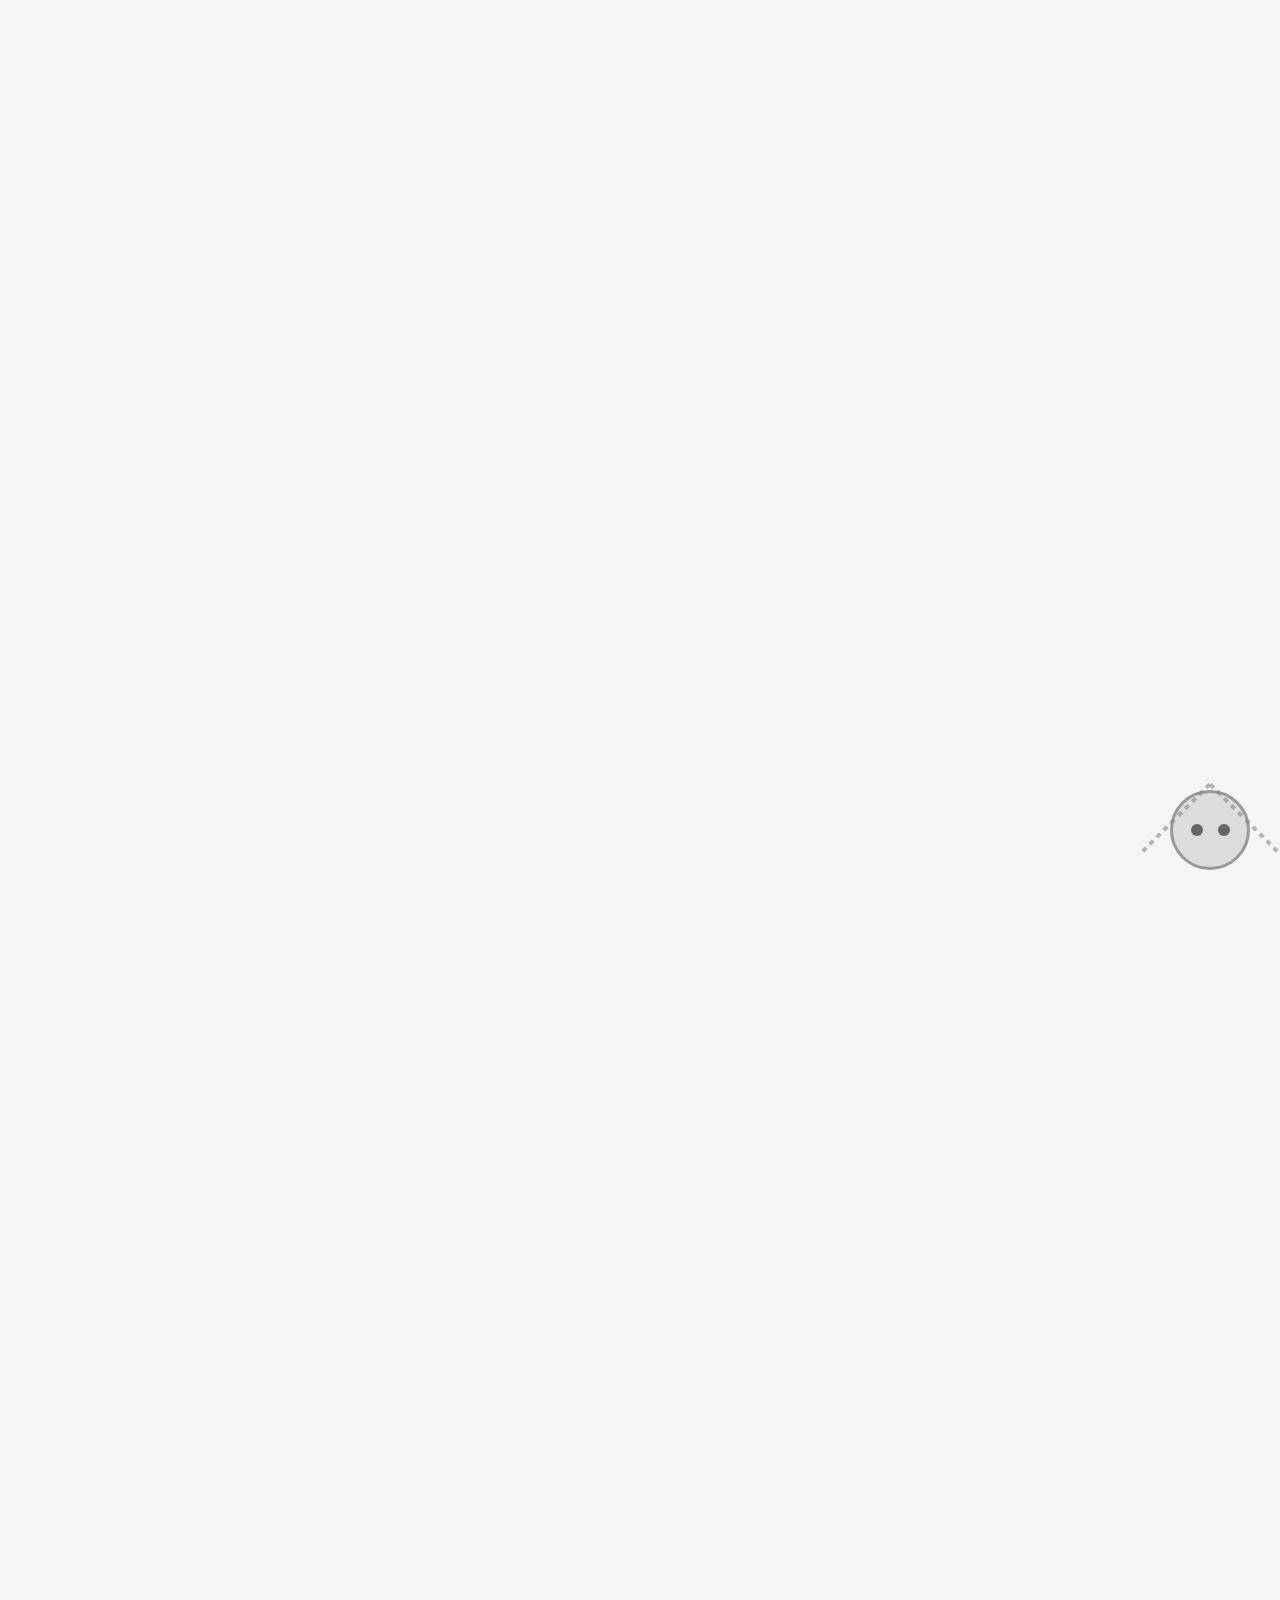
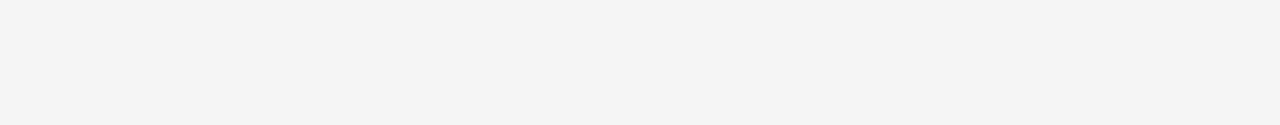
<file: index.html>
<!DOCTYPE html>
<html lang="pt">
<head>
    <meta charset="UTF-8">
    <meta name="viewport" content="width=device-width, initial-scale=1.0">
    <title>Portfolio Musical</title>
    <style>
        * {
            margin: 0;
            padding: 0;
            box-sizing: border-box;
        }

        body {
            font-family: 'Arial', sans-serif;
            transition: all 0.8s ease;
            overflow-x: hidden;
            min-height: 100vh;
        }

        /* ESTADO INICIAL - MINIMALISTA */
        body.locked {
            background: #f5f5f5;
            color: #999;
        }

        /* TEMA RAP - Street/Urban */
        body.theme-rap {
            background: linear-gradient(135deg, #000000 0%, #1a1a1a 50%, #ff0000 100%);
            color: #fff;
        }

        /* TEMA CLÁSSICO - Elegante */
        body.theme-classico {
            background: linear-gradient(135deg, #2c1810 0%, #6b4423 50%, #d4af37 100%);
            color: #f5f5dc;
        }

        /* TEMA LOFI - Chill/Relaxante */
        body.theme-lofi {
            background: linear-gradient(135deg, #ffeaa7 0%, #fab1a0 50%, #a29bfe 100%);
            color: #2d3436;
        }

        /* TEMA METAL - Agressivo */
        body.theme-metal {
            background: linear-gradient(135deg, #0f0f0f 0%, #4a0e0e 50%, #8b0000 100%);
            color: #fff;
        }

        /* CONTAINER */
        .container {
            max-width: 1400px;
            margin: 0 auto;
            padding: 20px;
        }

        /* HEADER COM TABS */
        header {
            display: flex;
            justify-content: space-between;
            align-items: center;
            padding: 20px 0;
            margin-bottom: 40px;
            flex-wrap: wrap;
            gap: 20px;
        }

        .logo-section {
            display: flex;
            gap: 15px;
            align-items: center;
        }

        .tab {
            padding: 12px 25px;
            background: rgba(255,255,255,0.1);
            border: 2px solid rgba(255,255,255,0.3);
            border-radius: 8px;
            cursor: pointer;
            transition: all 0.3s ease;
            font-weight: bold;
        }

        .tab.active {
            background: rgba(255,255,255,0.3);
        }

        .locked .tab {
            background: #e0e0e0;
            border-color: #ccc;
            color: #999;
        }

        .nav-menu {
            display: flex;
            gap: 15px;
            flex-wrap: wrap;
        }

        .nav-item {
            padding: 10px 20px;
            background: rgba(255,255,255,0.15);
            border-radius: 8px;
            cursor: pointer;
            transition: all 0.3s ease;
            font-size: 14px;
        }

        .nav-item:hover, .nav-item.active {
            background: rgba(255,255,255,0.3);
            transform: translateY(-2px);
        }

        .locked .nav-item {
            background: #e8e8e8;
            color: #aaa;
        }

        /* HERO SECTION */
        .hero-section {
            display: grid;
            grid-template-columns: 1fr 1fr;
            gap: 30px;
            margin-bottom: 40px;
        }

        .hero-image {
            background: rgba(255,255,255,0.1);
            border-radius: 15px;
            padding: 60px;
            display: flex;
            align-items: center;
            justify-content: center;
            font-size: 14px;
            text-align: center;
            min-height: 300px;
            border: 2px solid rgba(255,255,255,0.2);
        }

        .locked .hero-image {
            background: #e0e0e0;
            border-color: #ccc;
        }

        .hero-text {
            background: rgba(255,255,255,0.1);
            border-radius: 15px;
            padding: 40px;
            display: flex;
            flex-direction: column;
            justify-content: center;
            border: 2px solid rgba(255,255,255,0.2);
        }

        .locked .hero-text {
            background: #e0e0e0;
            border-color: #ccc;
        }

        .hero-text h2 {
            font-size: 24px;
            margin-bottom: 15px;
        }

        .hero-text p {
            line-height: 1.8;
            opacity: 0.9;
        }

        /* BARRA ANIMADA DE PROJETOS */
        .animated-bar {
            background: rgba(255,255,255,0.15);
            border-radius: 15px;
            padding: 30px;
            margin: 40px 0;
            text-align: center;
            border: 2px solid rgba(255,255,255,0.2);
            position: relative;
            overflow: hidden;
        }

        .locked .animated-bar {
            background: #e0e0e0;
            border-color: #ccc;
        }

        /* Animação RAP - Scratching */
        .theme-rap .animated-bar::before {
            content: '';
            position: absolute;
            top: 0;
            left: -100%;
            width: 50%;
            height: 100%;
            background: linear-gradient(90deg, transparent, rgba(255,0,0,0.6), transparent);
            animation: rapScratch 2s ease-in-out infinite;
            filter: blur(10px);
        }

        @keyframes rapScratch {
            0% { left: -50%; }
            50% { left: 100%; }
            51% { left: -50%; }
            100% { left: 100%; }
        }

        /* Animação CLÁSSICO - Onda suave */
        .theme-classico .animated-bar::before {
            content: '';
            position: absolute;
            top: 0;
            left: -100%;
            width: 100%;
            height: 100%;
            background: linear-gradient(90deg, transparent, rgba(212,175,55,0.4), transparent);
            animation: classicoWave 4s ease-in-out infinite;
        }

        @keyframes classicoWave {
            0% { left: -100%; }
            100% { left: 100%; }
        }

        /* Animação LOFI - Pulso relaxante */
        .theme-lofi .animated-bar {
            animation: lofiBreathe 3s ease-in-out infinite;
        }

        @keyframes lofiBreathe {
            0%, 100% { transform: scale(1); opacity: 1; }
            50% { transform: scale(1.02); opacity: 0.8; }
        }

        .theme-lofi .animated-bar::before {
            content: '';
            position: absolute;
            top: 0;
            left: 0;
            width: 100%;
            height: 100%;
            background: radial-gradient(circle at 50% 50%, rgba(162,155,254,0.3), transparent);
            animation: lofiPulse 2s ease-in-out infinite;
        }

        @keyframes lofiPulse {
            0%, 100% { transform: scale(0.8); opacity: 0; }
            50% { transform: scale(1.5); opacity: 0.5; }
        }

        /* Animação METAL - Distorção agressiva */
        .theme-metal .animated-bar::before {
            content: '';
            position: absolute;
            top: 0;
            left: -100%;
            width: 100%;
            height: 100%;
            background: linear-gradient(90deg, transparent, rgba(255,0,0,0.7), rgba(255,255,255,0.5), transparent);
            animation: metalDistortion 1.5s linear infinite;
            filter: blur(5px);
        }

        .theme-metal .animated-bar::after {
            content: '';
            position: absolute;
            top: 0;
            left: 0;
            width: 100%;
            height: 100%;
            background: repeating-linear-gradient(
                0deg,
                transparent,
                transparent 2px,
                rgba(255,0,0,0.1) 2px,
                rgba(255,0,0,0.1) 4px
            );
            animation: metalScan 0.1s linear infinite;
        }

        @keyframes metalDistortion {
            0% { left: -100%; }
            100% { left: 100%; }
        }

        @keyframes metalScan {
            0% { transform: translateY(0); }
            100% { transform: translateY(4px); }
        }

        .bar-content {
            position: relative;
            z-index: 1;
            font-size: 18px;
            font-weight: bold;
        }

        /* GALERIA DE FOTOS */
        .photo-gallery {
            margin: 40px 0;
        }

        .gallery-title {
            text-align: center;
            font-size: 24px;
            margin-bottom: 30px;
            font-weight: bold;
        }

        .photo-slider {
            position: relative;
            display: flex;
            align-items: center;
            justify-content: center;
            margin-bottom: 30px;
        }

        .photo-main {
            background: rgba(255,255,255,0.1);
            border-radius: 15px;
            width: 500px;
            height: 350px;
            display: flex;
            align-items: center;
            justify-content: center;
            font-size: 16px;
            border: 2px solid rgba(255,255,255,0.2);
            position: relative;
        }

        .locked .photo-main {
            background: #e0e0e0;
            border-color: #ccc;
        }

        .slider-arrow {
            position: absolute;
            width: 40px;
            height: 40px;
            background: rgba(255,255,255,0.2);
            border-radius: 50%;
            display: flex;
            align-items: center;
            justify-content: center;
            cursor: pointer;
            transition: all 0.3s ease;
            font-size: 20px;
        }

        .slider-arrow:hover {
            background: rgba(255,255,255,0.4);
            transform: scale(1.1);
        }

        .slider-arrow.left {
            left: 20px;
        }

        .slider-arrow.right {
            right: 20px;
        }

        .photo-thumbnails {
            display: flex;
            gap: 15px;
            justify-content: center;
            margin-bottom: 20px;
        }

        .thumbnail {
            width: 80px;
            height: 80px;
            background: rgba(255,255,255,0.1);
            border-radius: 10px;
            border: 2px solid rgba(255,255,255,0.2);
            cursor: pointer;
            transition: all 0.3s ease;
        }

        .thumbnail:hover, .thumbnail.active {
            border-color: rgba(255,255,255,0.6);
            transform: scale(1.05);
        }

        .locked .thumbnail {
            background: #d5d5d5;
            border-color: #ccc;
        }

        .view-gallery-btn {
            display: block;
            margin: 0 auto;
            padding: 12px 40px;
            background: rgba(255,255,255,0.2);
            border: 2px solid rgba(255,255,255,0.4);
            border-radius: 25px;
            color: inherit;
            cursor: pointer;
            transition: all 0.3s ease;
            font-size: 14px;
            font-weight: bold;
        }

        .view-gallery-btn:hover {
            background: rgba(255,255,255,0.3);
            transform: translateY(-2px);
        }

        .locked .view-gallery-btn {
            background: #d0d0d0;
            border-color: #bbb;
            color: #888;
        }

        /* PROJETOS GRID */
        .projects-section {
            margin: 50px 0;
        }

        .section-title {
            font-size: 20px;
            margin-bottom: 20px;
            font-weight: bold;
        }

        .projects-grid {
            display: grid;
            grid-template-columns: repeat(auto-fit, minmax(300px, 1fr));
            gap: 30px;
        }

        .project-card {
            background: rgba(255,255,255,0.1);
            border-radius: 15px;
            overflow: hidden;
            transition: all 0.3s ease;
            cursor: pointer;
            border: 2px solid rgba(255,255,255,0.2);
        }

        .project-card:hover {
            transform: translateY(-10px);
            box-shadow: 0 15px 40px rgba(0,0,0,0.3);
        }

        .locked .project-card {
            background: #e0e0e0;
            border-color: #ccc;
        }

        .project-header {
            padding: 20px;
            font-size: 14px;
            font-weight: bold;
            text-align: center;
            background: rgba(255,255,255,0.1);
        }

        .project-image {
            width: 100%;
            height: 200px;
            background: rgba(255,255,255,0.05);
            display: flex;
            align-items: center;
            justify-content: center;
        }

        /* FOOTER */
        footer {
            margin-top: 60px;
            padding: 30px 0;
            display: flex;
            justify-content: space-between;
            align-items: center;
            border-top: 2px solid rgba(255,255,255,0.2);
            flex-wrap: wrap;
            gap: 20px;
        }

        .locked footer {
            border-color: #ccc;
        }

        .footer-links {
            display: flex;
            gap: 20px;
        }

        .footer-link {
            padding: 10px 20px;
            background: rgba(255,255,255,0.1);
            border-radius: 8px;
            cursor: pointer;
            transition: all 0.3s ease;
            font-size: 14px;
        }

        .footer-link:hover {
            background: rgba(255,255,255,0.2);
        }

        /* BOT E MODAL */
        .bot-container {
            position: fixed;
            bottom: 30px;
            right: 30px;
            z-index: 1000;
        }

        .bot {
            width: 80px;
            height: 80px;
            border-radius: 50%;
            display: flex;
            align-items: center;
            justify-content: center;
            cursor: pointer;
            transition: all 0.3s ease;
            position: relative;
            background: #ddd;
            border: 3px solid #999;
        }

        .locked .bot {
            animation: shake 2s infinite;
        }

        body:not(.locked) .bot {
            background: linear-gradient(135deg, #f093fb 0%, #f5576c 100%);
            border: 3px solid #fff;
            box-shadow: 0 10px 30px rgba(0,0,0,0.3);
        }

        .bot:hover {
            transform: scale(1.1);
        }

        .bot-face {
            display: flex;
            gap: 15px;
        }

        .eye {
            width: 12px;
            height: 12px;
            background: #666;
            border-radius: 50%;
        }

        .locked .eye {
            animation: blink 3s infinite;
        }

        body:not(.locked) .eye {
            background: #fff;
        }

        .chains {
            position: absolute;
            width: 120%;
            height: 120%;
            top: -10%;
            left: -10%;
            pointer-events: none;
            transition: all 0.5s ease;
        }

        .chain {
            position: absolute;
            width: 4px;
            height: 100px;
            background: repeating-linear-gradient(0deg, #888 0px, #888 5px, transparent 5px, transparent 10px);
            opacity: 0.6;
        }

        body:not(.locked) .chains {
            opacity: 0;
            transform: scale(0);
        }

        .speech-bubble {
            position: absolute;
            bottom: 100px;
            right: 0;
            background: white;
            padding: 15px 20px;
            border-radius: 20px;
            box-shadow: 0 5px 15px rgba(0,0,0,0.2);
            max-width: 250px;
            opacity: 0;
            transform: translateY(20px);
            transition: all 0.5s ease;
        }

        .speech-bubble.show {
            opacity: 1;
            transform: translateY(0);
        }

        .speech-bubble p {
            color: #333;
            font-size: 14px;
            margin: 0;
        }

        .speech-bubble::after {
            content: '';
            position: absolute;
            bottom: -10px;
            right: 30px;
            border-left: 10px solid transparent;
            border-right: 10px solid transparent;
            border-top: 10px solid white;
        }

        .unlock-btn {
            background: linear-gradient(135deg, #667eea 0%, #764ba2 100%);
            color: white;
            border: none;
            padding: 10px 20px;
            border-radius: 25px;
            margin-top: 10px;
            cursor: pointer;
            font-size: 14px;
            font-weight: bold;
            width: 100%;
        }

        /* MODAL DE TEMAS */
        .theme-modal {
            position: fixed;
            top: 0;
            left: 0;
            width: 100%;
            height: 100%;
            background: rgba(0,0,0,0.9);
            display: none;
            align-items: center;
            justify-content: center;
            z-index: 2000;
            opacity: 0;
            transition: opacity 0.5s ease;
        }

        .theme-modal.show {
            display: flex;
            opacity: 1;
        }

        .theme-modal-content {
            background: #1a1a1a;
            padding: 50px;
            border-radius: 20px;
            max-width: 1000px;
            width: 90%;
            text-align: center;
            color: white;
        }

        .theme-modal-content h2 {
            margin-bottom: 15px;
            font-size: 36px;
            background: linear-gradient(135deg, #f093fb 0%, #f5576c 100%);
            -webkit-background-clip: text;
            -webkit-text-fill-color: transparent;
        }

        .theme-modal-content p {
            margin-bottom: 40px;
            font-size: 18px;
            opacity: 0.8;
        }

        .theme-options {
            display: grid;
            grid-template-columns: repeat(auto-fit, minmax(200px, 1fr));
            gap: 25px;
        }

        .theme-option {
            padding: 40px 20px;
            border-radius: 15px;
            cursor: pointer;
            transition: all 0.3s ease;
            border: 3px solid transparent;
            position: relative;
            overflow: hidden;
        }

        .theme-option:hover {
            transform: translateY(-10px) scale(1.05);
            box-shadow: 0 20px 50px rgba(0,0,0,0.5);
        }

        .theme-option.rap {
            background: linear-gradient(135deg, #000 0%, #ff0000 100%);
        }

        .theme-option.classico {
            background: linear-gradient(135deg, #6b4423 0%, #d4af37 100%);
        }

        .theme-option.lofi {
            background: linear-gradient(135deg, #ffeaa7 0%, #a29bfe 100%);
            color: #2d3436;
        }

        .theme-option.metal {
            background: linear-gradient(135deg, #0f0f0f 0%, #8b0000 100%);
            border: 3px solid #ff0000;
        }

        .theme-option-icon {
            font-size: 50px;
            margin-bottom: 15px;
        }

        .theme-option-title {
            font-size: 24px;
            font-weight: bold;
            margin-bottom: 10px;
        }

        .theme-option-desc {
            font-size: 14px;
            opacity: 0.8;
        }

        .theme-switcher {
            position: fixed;
            top: 20px;
            right: 20px;
            background: rgba(255,255,255,0.2);
            border: 2px solid rgba(255,255,255,0.5);
            padding: 10px 20px;
            border-radius: 25px;
            cursor: pointer;
            font-size: 14px;
            font-weight: bold;
            opacity: 0;
            transition: all 0.3s ease;
            z-index: 500;
            color: inherit;
        }

        body:not(.locked) .theme-switcher {
            opacity: 1;
        }

        .theme-switcher:hover {
            background: rgba(255,255,255,0.3);
            transform: scale(1.05);
        }

        /* BARRA DE SOM NO FUNDO */
        .sound-bar {
            position: fixed;
            bottom: 0;
            left: 0;
            width: 100%;
            height: 80px;
            background: rgba(0,0,0,0.9);
            backdrop-filter: blur(20px);
            z-index: 900;
            display: flex;
            align-items: center;
            justify-content: space-between;
            padding: 0 30px;
            border-top: 2px solid rgba(255,255,255,0.1);
            opacity: 0;
            transform: translateY(100%);
            transition: all 0.5s ease;
        }

        body:not(.locked) .sound-bar {
            opacity: 1;
            transform: translateY(0);
        }

        .locked .sound-bar {
            display: none;
        }

        .sound-info {
            display: flex;
            align-items: center;
            gap: 20px;
            flex: 1;
        }

        .album-art {
            width: 50px;
            height: 50px;
            background: linear-gradient(135deg, #667eea 0%, #764ba2 100%);
            border-radius: 8px;
            display: flex;
            align-items: center;
            justify-content: center;
            font-size: 24px;
        }

        .theme-rap .album-art {
            background: linear-gradient(135deg, #000 0%, #ff0000 100%);
        }

        .theme-classico .album-art {
            background: linear-gradient(135deg, #6b4423 0%, #d4af37 100%);
        }

        .theme-lofi .album-art {
            background: linear-gradient(135deg, #ffeaa7 0%, #a29bfe 100%);
        }

        .theme-metal .album-art {
            background: linear-gradient(135deg, #8b0000 0%, #ff0000 100%);
        }

        .track-info {
            color: white;
        }

        .track-title {
            font-size: 14px;
            font-weight: bold;
            margin-bottom: 5px;
        }

        .track-artist {
            font-size: 12px;
            opacity: 0.7;
        }

        .sound-controls {
            display: flex;
            align-items: center;
            gap: 20px;
            flex: 1;
            justify-content: center;
        }

        .control-btn {
            width: 35px;
            height: 35px;
            background: rgba(255,255,255,0.1);
            border: none;
            border-radius: 50%;
            color: white;
            cursor: pointer;
            display: flex;
            align-items: center;
            justify-content: center;
            transition: all 0.3s ease;
            font-size: 16px;
        }

        .control-btn:hover {
            background: rgba(255,255,255,0.2);
            transform: scale(1.1);
        }

        .control-btn.play {
            width: 45px;
            height: 45px;
            background: white;
            color: #000;
            font-size: 20px;
        }

        .theme-rap .control-btn.play {
            background: #ff0000;
            color: white;
        }

        .theme-classico .control-btn.play {
            background: #d4af37;
            color: #2c1810;
        }

        .theme-lofi .control-btn.play {
            background: #a29bfe;
            color: white;
        }

        .theme-metal .control-btn.play {
            background: #ff0000;
            color: white;
        }

        .progress-section {
            flex: 2;
            display: flex;
            align-items: center;
            gap: 15px;
        }

        .time {
            color: rgba(255,255,255,0.7);
            font-size: 12px;
            min-width: 40px;
        }

        .progress-bar {
            flex: 1;
            height: 6px;
            background: rgba(255,255,255,0.2);
            border-radius: 3px;
            cursor: pointer;
            position: relative;
            overflow: hidden;
        }

        .progress-bar:hover {
            height: 8px;
        }

        .progress-fill {
            height: 100%;
            background: white;
            border-radius: 3px;
            width: 35%;
            position: relative;
            transition: width 0.1s linear;
        }

        .theme-rap .progress-fill {
            background: linear-gradient(90deg, #ff0000, #ff6666);
        }

        .theme-classico .progress-fill {
            background: linear-gradient(90deg, #d4af37, #f5e6a4);
        }

        .theme-lofi .progress-fill {
            background: linear-gradient(90deg, #a29bfe, #74b9ff);
        }

        .theme-metal .progress-fill {
            background: linear-gradient(90deg, #ff0000, #8b0000);
        }

        .volume-section {
            display: flex;
            align-items: center;
            gap: 10px;
            flex: 1;
            justify-content: flex-end;
        }

        .volume-icon {
            color: white;
            font-size: 18px;
        }

        .volume-bar {
            width: 100px;
            height: 6px;
            background: rgba(255,255,255,0.2);
            border-radius: 3px;
            cursor: pointer;
            position: relative;
        }

        .volume-fill {
            height: 100%;
            background: white;
            border-radius: 3px;
            width: 70%;
        }

        .equalizer {
            display: flex;
            align-items: flex-end;
            gap: 3px;
            height: 30px;
            margin-left: 20px;
        }

        .equalizer-bar {
            width: 3px;
            background: white;
            border-radius: 2px;
            animation: equalize 0.8s ease-in-out infinite;
        }

        .equalizer-bar:nth-child(1) { height: 20%; animation-delay: 0s; }
        .equalizer-bar:nth-child(2) { height: 60%; animation-delay: 0.1s; }
        .equalizer-bar:nth-child(3) { height: 40%; animation-delay: 0.2s; }
        .equalizer-bar:nth-child(4) { height: 80%; animation-delay: 0.3s; }
        .equalizer-bar:nth-child(5) { height: 30%; animation-delay: 0.4s; }

        @keyframes equalize {
            0%, 100% { transform: scaleY(1); }
            50% { transform: scaleY(1.5); }
        }

        .theme-rap .equalizer-bar {
            background: #ff0000;
        }

        .theme-classico .equalizer-bar {
            background: #d4af37;
        }

        .theme-lofi .equalizer-bar {
            background: #a29bfe;
        }

        .theme-metal .equalizer-bar {
            background: #ff0000;
            animation-duration: 0.4s;
        }

        /* ANIMAÇÕES */
        @keyframes shake {
            0%, 100% { transform: rotate(0deg); }
            25% { transform: rotate(-5deg); }
            75% { transform: rotate(5deg); }
        }

        @keyframes blink {
            0%, 90%, 100% { opacity: 1; }
            95% { opacity: 0; }
        }

        /* RESPONSIVO */
        @media (max-width: 968px) {
            .hero-section {
                grid-template-columns: 1fr;
            }

            .photo-main {
                width: 100%;
                max-width: 400px;
            }

            header {
                flex-direction: column;
            }

            .theme-options {
                grid-template-columns: repeat(2, 1fr);
            }

            footer {
                flex-direction: column;
                text-align: center;
            }

            .sound-bar {
                padding: 0 15px;
                height: 100px;
                flex-wrap: wrap;
            }

            body:not(.locked) {
                padding-bottom: 100px;
            }

            .sound-controls {
                order: -1;
                width: 100%;
                justify-content: center;
            }

            .progress-section {
                width: 100%;
                order: 1;
            }

            .volume-section {
                display: none;
            }

            .equalizer {
                display: none;
            }
        }

        @media (max-width: 600px) {
            .theme-options {
                grid-template-columns: 1fr;
            }

            .projects-grid {
                grid-template-columns: 1fr;
            }

            .photo-thumbnails {
                flex-wrap: wrap;
            }

            .theme-modal-content {
                padding: 30px 20px;
            }
        }

        /* CONTEÚDO OCULTO ATÉ DESBLOQUEAR */
        .portfolio-content {
            opacity: 0;
            pointer-events: none;
            transition: opacity 1s ease;
        }

        body:not(.locked) .portfolio-content {
            opacity: 1;
            pointer-events: all;
        }
    </style>
</head>
<body class="locked">
    <button class="theme-switcher" id="themeSwitcher">🎵 Mudar Tema Musical</button>

    <div class="container portfolio-content">
        <header>
            <div class="logo-section">
                <div class="tab active">Desktop</div>
                <div class="tab">Mobile</div>
            </div>
            <nav class="nav-menu">
                <div class="nav-item active" data-section="inicio">Início</div>
                <div class="nav-item" data-section="fotografia">Fotografia</div>
                <div class="nav-item" data-section="design">Design</div>
                <div class="nav-item" data-section="sobre">Sobre Mim</div>
                <div class="nav-item" data-section="contacto">Contacto</div>
            </nav>
        </header>

        <section class="hero-section">
            <div class="hero-image">
                <p>Foto minha (muda consoante o tema)</p>
            </div>
            <div class="hero-text">
                <h2>Pequena apresentação sobre o meu trabalho</h2>
                <p>Sou um criativo apaixonado por capturar momentos únicos através da fotografia e criar designs que contam histórias. Cada projeto é uma nova aventura musical e visual.</p>
            </div>
        </section>

        <div class="animated-bar">
            <div class="bar-content">
                🎵 Barra animada "projetos" (animação muda consoante o tema) 🎵
            </div>
        </div>

        <section class="photo-gallery">
            <h2 class="gallery-title">Galeria em Destaque</h2>
            
            <div class="photo-slider">
                <div class="slider-arrow left">←</div>
                <div class="photo-main">
                    <p>Foto em destaque</p>
                </div>
                <div class="slider-arrow right">→</div>
            </div>

            <div class="photo-thumbnails">
                <div class="thumbnail active"></div>
                <div class="thumbnail"></div>
                <div class="thumbnail"></div>
                <div class="thumbnail"></div>
                <div class="thumbnail"></div>
                <div class="thumbnail"></div>
            </div>

            <button class="view-gallery-btn">ver galeria completa</button>
        </section>

        <section class="projects-section">
            <h2 class="section-title">Nome de outro projeto/série (muda consoante o tema)</h2>
            <div class="projects-grid">
                <div class="project-card">
                    <div class="project-header">Nome de outro projeto/série (muda consoante o tema)</div>
                    <div class="project-image"></div>
                </div>
                <div class="project-card">
                    <div class="project-header">Nome de outro projeto/série (muda consoante o tema)</div>
                    <div class="project-image"></div>
                </div>
            </div>
        </section>

        <footer>
            <div class="footer-links">
                <div class="footer-link">Aviso</div>
                <div class="footer-link">O meu nome</div>
            </div>
            <div class="footer-links">
                <div class="footer-link">Insta</div>
                <div class="footer-link">Behance</div>
                <div class="footer-link">Email</div>
                <div class="footer-link">Contacto</div>
            </div>
        </footer>
    </div>

    <!-- BARRA DE SOM NO FUNDO -->
    <div class="sound-bar">
        <div class="sound-info">
            <div class="album-art">🎵</div>
            <div class="track-info">
                <div class="track-title" id="trackTitle">Portfolio Theme</div>
                <div class="track-artist" id="trackArtist">Creative Vibes</div>
            </div>
        </div>

        <div class="sound-controls">
            <button class="control-btn">⏮</button>
            <button class="control-btn play" id="playBtn">▶</button>
            <button class="control-btn">⏭</button>
        </div>

        <div class="progress-section">
            <span class="time" id="currentTime">1:24</span>
            <div class="progress-bar" id="progressBar">
                <div class="progress-fill" id="progressFill"></div>
            </div>
            <span class="time" id="totalTime">3:45</span>
        </div>

        <div class="volume-section">
            <span class="volume-icon">🔊</span>
            <div class="volume-bar" id="volumeBar">
                <div class="volume-fill" id="volumeFill"></div>
            </div>
            <div class="equalizer">
                <div class="equalizer-bar"></div>
                <div class="equalizer-bar"></div>
                <div class="equalizer-bar"></div>
                <div class="equalizer-bar"></div>
                <div class="equalizer-bar"></div>
            </div>
        </div>
    </div>

    <!-- BOT -->
    <div class="bot-container">
        <div class="speech-bubble" id="speechBubble">
            <p>🎵 Socorro! Estou preso sem música! Liberta-me para escolheres o teu vibe musical!</p>
            <button class="unlock-btn" id="unlockBtn">🎸 Libertar Bot</button>
        </div>
        <div class="bot" id="bot">
            <div class="chains">
                <div class="chain" style="top: -20px; left: 10px; transform: rotate(45deg);"></div>
                <div class="chain" style="top: -20px; right: 10px; transform: rotate(-45deg);"></div>
            </div>
            <div class="bot-face">
                <div class="eye"></div>
                <div class="eye"></div>
            </div>
        </div>
    </div>

    <!-- MODAL DE TEMAS MUSICAIS -->
    <div class="theme-modal" id="themeModal">
        <div class="theme-modal-content">
            <h2>🎵 LIBERTASTE-ME! 🎵</h2>
            <p>Agora escolhe o teu vibe musical para o portfolio:</p>
            
            <div class="theme-options">
                <div class="theme-option rap" data-theme="rap">
                    <div class="theme-option-icon">🎤</div>
                    <div class="theme-option-title">RAP</div>
                    <div class="theme-option-desc">Street • Urban • Energia</div>
                </div>
                
                <div class="theme-option classico" data-theme="classico">
                    <div class="theme-option-icon">🎻</div>
                    <div class="theme-option-title">CLÁSSICO</div>
                    <div class="theme-option-desc">Elegante • Sofisticado • Intemporal</div>
                </div>
                
                <div class="theme-option lofi" data-theme="lofi">
                    <div class="theme-option-icon">🎧</div>
                    <div class="theme-option-title">LOFI</div>
                    <div class="theme-option-desc">Chill • Relaxante • Dreamy</div>
                </div>
                
                <div class="theme-option metal" data-theme="metal">
                    <div class="theme-option-icon">🤘</div>
                    <div class="theme-option-title">METAL</div>
                    <div class="theme-option-desc">Intenso • Poderoso • Agressivo</div>
                </div>
            </div>
        </div>
    </div>

    <script>
        const bot = document.getElementById('bot');
        const speechBubble = document.getElementById('speechBubble');
        const unlockBtn = document.getElementById('unlockBtn');
        const themeModal = document.getElementById('themeModal');
        const themeOptions = document.querySelectorAll('.theme-option');
        const themeSwitcher = document.getElementById('themeSwitcher');
        const body = document.body;
        const navItems = document.querySelectorAll('.nav-item');
        const playBtn = document.getElementById('playBtn');
        const progressBar = document.getElementById('progressBar');
        const progressFill = document.getElementById('progressFill');
        const volumeBar = document.getElementById('volumeBar');
        const volumeFill = document.getElementById('volumeFill');
        const trackTitle = document.getElementById('trackTitle');
        const trackArtist = document.getElementById('trackArtist');

        let isPlaying = false;
        let progress = 35;

        // Nomes das músicas por tema
        const themeMusic = {
            rap: { title: 'Street Vibes', artist: 'Urban Flow' },
            classico: { title: 'Symphony No. 5', artist: 'Classical Masters' },
            lofi: { title: 'Chill Beats', artist: 'Lofi Girl' },
            metal: { title: 'Thunder Strike', artist: 'Metal Gods' }
        };

        // Mostrar balão de fala
        setTimeout(() => {
            speechBubble.classList.add('show');
        }, 1000);

        // Desbloquear
        function unlockPortfolio() {
            speechBubble.classList.remove('show');
            celebrateUnlock();
            
            setTimeout(() => {
                themeModal.classList.add('show');
            }, 500);
        }

        unlockBtn.addEventListener('click', unlockPortfolio);
        bot.addEventListener('click', unlockPortfolio);

        // Selecionar tema
        themeOptions.forEach(option => {
            option.addEventListener('click', () => {
                const theme = option.dataset.theme;
                applyTheme(theme);
                themeModal.classList.remove('show');
            });
        });

        // Aplicar tema
        function applyTheme(theme) {
            body.classList.remove('locked', 'theme-rap', 'theme-classico', 'theme-lofi', 'theme-metal');
            body.classList.add(`theme-${theme}`);
            
            // Atualizar informação da música
            if (themeMusic[theme]) {
                trackTitle.textContent = themeMusic[theme].title;
                trackArtist.textContent = themeMusic[theme].artist;
            }
        }

        // Trocar tema
        themeSwitcher.addEventListener('click', () => {
            themeModal.classList.add('show');
        });

        // Navegação
        navItems.forEach(item => {
            item.addEventListener('click', () => {
                navItems.forEach(i => i.classList.remove('active'));
                item.classList.add('active');
            });
        });

        // Slider de fotos
        const sliderLeft = document.querySelector('.slider-arrow.left');
        const sliderRight = document.querySelector('.slider-arrow.right');
        const thumbnails = document.querySelectorAll('.thumbnail');

        let currentSlide = 0;

        sliderLeft.addEventListener('click', () => {
            currentSlide = (currentSlide - 1 + thumbnails.length) % thumbnails.length;
            updateSlider();
        });

        sliderRight.addEventListener('click', () => {
            currentSlide = (currentSlide + 1) % thumbnails.length;
            updateSlider();
        });

        thumbnails.forEach((thumb, index) => {
            thumb.addEventListener('click', () => {
                currentSlide = index;
                updateSlider();
            });
        });

        function updateSlider() {
            thumbnails.forEach((thumb, index) => {
                thumb.classList.toggle('active', index === currentSlide);
            });
        }

        // Celebração
        function celebrateUnlock() {
            for (let i = 0; i < 40; i++) {
                setTimeout(() => {
                    createParticle();
                }, i * 40);
            }
        }

        function createParticle() {
            const particle = document.createElement('div');
            const icons = ['🎵', '🎸', '🎤', '🎧', '🎹', '🥁', '🎺', '🎻'];
            particle.textContent = icons[Math.floor(Math.random() * icons.length)];
            particle.style.position = 'fixed';
            particle.style.bottom = '100px';
            particle.style.right = '60px';
            particle.style.fontSize = '30px';
            particle.style.pointerEvents = 'none';
            particle.style.zIndex = '999';
            document.body.appendChild(particle);

            const angle = Math.random() * Math.PI * 2;
            const velocity = 4 + Math.random() * 6;
            const vx = Math.cos(angle) * velocity;
            const vy = Math.sin(angle) * velocity;
            let x = 0;
            let y = 0;
            let opacity = 1;

            const animate = () => {
                x += vx;
                y += vy;
                opacity -= 0.015;
                particle.style.transform = `translate(${x}px, ${y}px) rotate(${x * 2}deg)`;
                particle.style.opacity = opacity;

                if (opacity > 0) {
                    requestAnimationFrame(animate);
                } else {
                    particle.remove();
                }
            };

            animate();
        }

        // Controles da Barra de Som
        playBtn.addEventListener('click', () => {
            isPlaying = !isPlaying;
            playBtn.textContent = isPlaying ? '⏸' : '▶';
            
            if (isPlaying) {
                playBtn.style.transform = 'scale(0.9)';
                setTimeout(() => playBtn.style.transform = 'scale(1)', 100);
            }
        });

        // Barra de Progresso
        progressBar.addEventListener('click', (e) => {
            const rect = progressBar.getBoundingClientRect();
            const percent = ((e.clientX - rect.left) / rect.width) * 100;
            progress = percent;
            progressFill.style.width = percent + '%';
        });

        // Simular progresso da música
        setInterval(() => {
            if (isPlaying && progress < 100) {
                progress += 0.2;
                progressFill.style.width = progress + '%';
            } else if (progress >= 100) {
                progress = 0;
                isPlaying = false;
                playBtn.textContent = '▶';
            }
        }, 100);

        // Controle de Volume
        volumeBar.addEventListener('click', (e) => {
            const rect = volumeBar.getBoundingClientRect();
            const percent = ((e.clientX - rect.left) / rect.width) * 100;
            volumeFill.style.width = percent + '%';
        });
    </script>
</body>
</html>
</file>
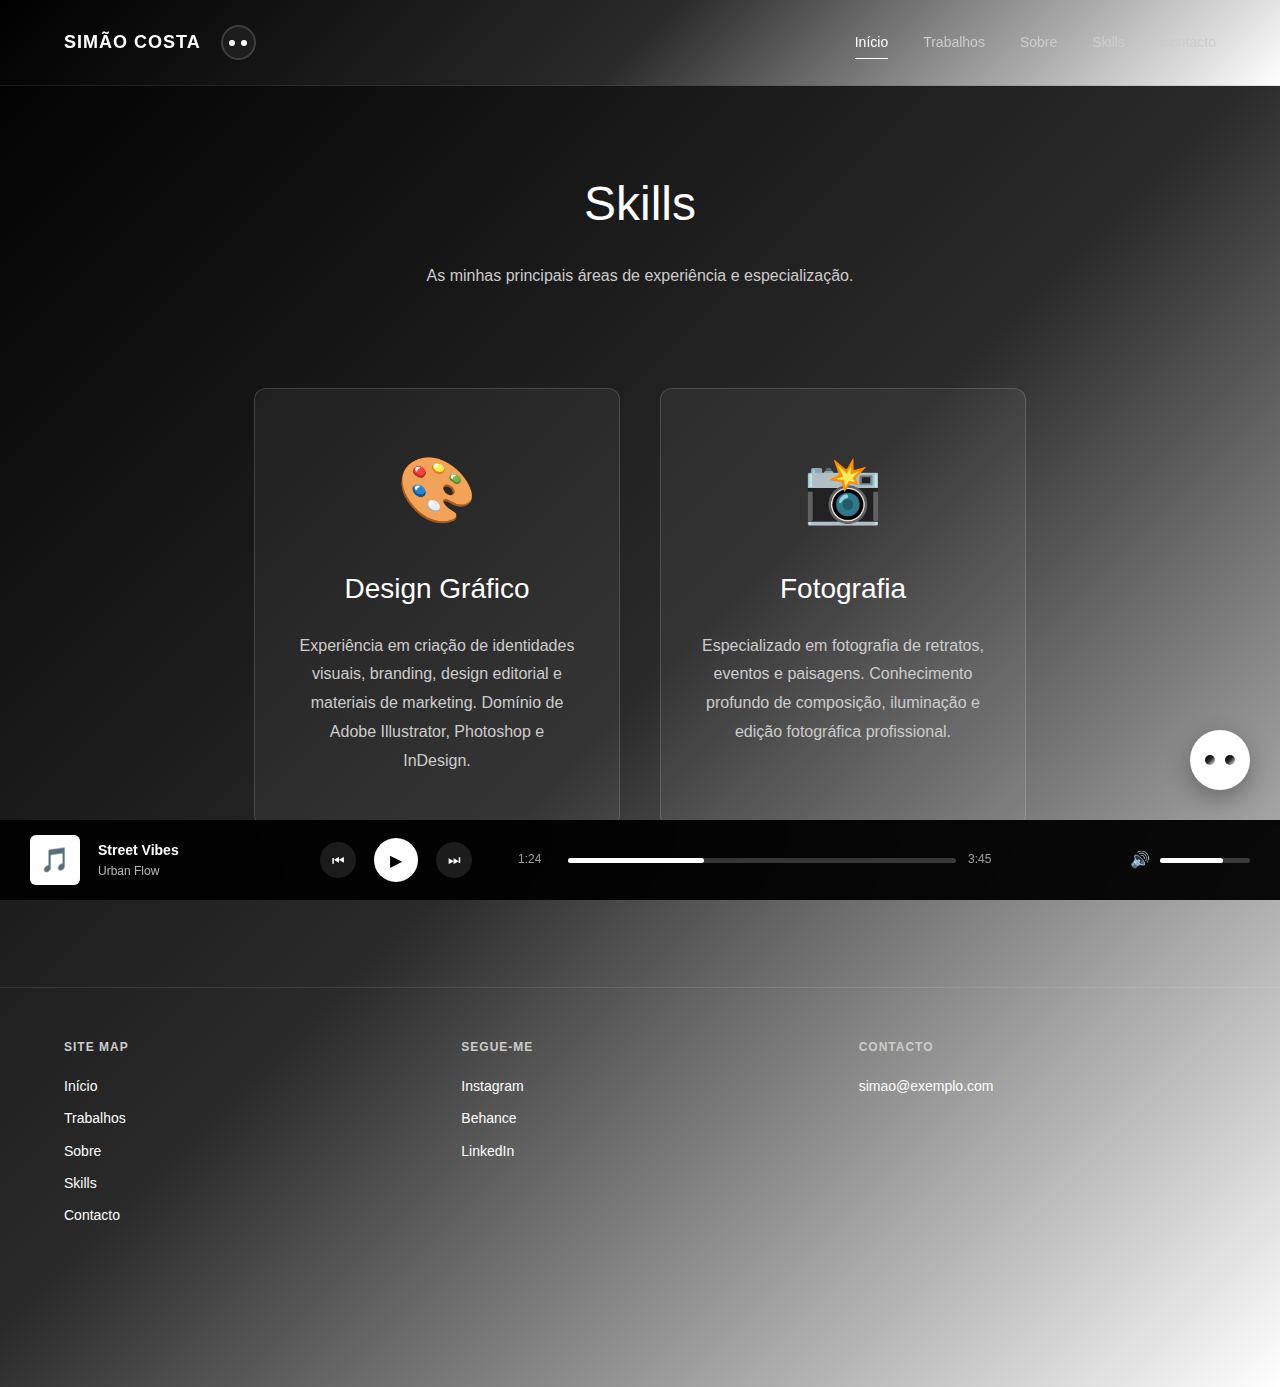
<file: skills.html>
<!DOCTYPE html>
<html lang="pt">
<head>
    <meta charset="UTF-8">
    <meta name="viewport" content="width=device-width, initial-scale=1.0">
    <title>Skills - Simão Costa</title>
    <style>
        * { margin: 0; padding: 0; box-sizing: border-box; }
        body.theme-rap { --bg: linear-gradient(135deg, #000 0%, #2a2a2a 50%, #fff 100%); --text: #fff; --text-light: #ccc; --border: rgba(255,255,255,0.1); --accent: #fff; --card-bg: rgba(255,255,255,0.05); --card-border: rgba(255,255,255,0.15); }
        body.theme-classico { --bg: linear-gradient(135deg, #2c1810 0%, #6b4423 50%, #d4af37 100%); --text: #f5f5dc; --text-light: #d4c5a0; --border: rgba(245,245,220,0.15); --accent: #d4af37; --card-bg: rgba(245,245,220,0.05); --card-border: rgba(212,175,55,0.2); }
        body.theme-lofi { --bg: linear-gradient(135deg, #ffeaa7 0%, #fab1a0 50%, #a29bfe 100%); --text: #2d3436; --text-light: #636e72; --border: rgba(45,52,54,0.1); --accent: #a29bfe; --card-bg: rgba(255,255,255,0.3); --card-border: rgba(162,155,254,0.3); }
        body.theme-metal { --bg: linear-gradient(135deg, #0f0f0f 0%, #4a0e0e 50%, #8b0000 100%); --text: #fff; --text-light: #ccc; --border: rgba(255,0,0,0.2); --accent: #ff0000; --card-bg: rgba(255,0,0,0.05); --card-border: rgba(255,0,0,0.2); }
        body { font-family: -apple-system, BlinkMacSystemFont, 'Segoe UI', Roboto, 'Helvetica Neue', Arial, sans-serif; background: var(--bg); color: var(--text); line-height: 1.6; min-height: 100vh; padding-bottom: 100px; transition: all 0.5s ease; }
        header { padding: 25px 5%; border-bottom: 1px solid var(--border); display: flex; justify-content: space-between; align-items: center; position: sticky; top: 0; background: var(--bg); backdrop-filter: blur(10px); z-index: 100; }
        .header-left { display: flex; align-items: center; gap: 20px; }
        .logo { font-size: 18px; font-weight: 600; letter-spacing: 1px; color: var(--text); text-decoration: none; }
        .header-bot { width: 35px; height: 35px; border-radius: 50%; display: flex; align-items: center; justify-content: center; cursor: pointer; background: var(--card-bg); border: 2px solid var(--card-border); position: relative; transition: transform 0.3s; }
        .header-bot:hover { transform: scale(1.1); }
        .header-bot-face { display: flex; gap: 6px; }
        .header-bot .eye { width: 6px; height: 6px; background: var(--text); border-radius: 50%; }
        .header-speech-bubble { position: absolute; top: 50px; left: 50%; transform: translateX(-50%) translateY(10px); background: white; color: #333; padding: 12px 18px; border-radius: 12px; box-shadow: 0 5px 20px rgba(0,0,0,0.2); min-width: 200px; max-width: 320px; opacity: 0; pointer-events: none; transition: all 0.4s; z-index: 1001; }
        .header-speech-bubble.show { opacity: 1; transform: translateX(-50%) translateY(0); }
        .header-speech-bubble::before { content: ''; position: absolute; top: -6px; left: 50%; transform: translateX(-50%); border-left: 6px solid transparent; border-right: 6px solid transparent; border-bottom: 6px solid white; }
        .header-speech-bubble p { font-size: 13px; margin: 0; text-align: center; }
        nav { display: flex; gap: 35px; }
        nav a { color: var(--text-light); text-decoration: none; font-size: 14px; transition: color 0.3s; position: relative; }
        nav a:hover, nav a.active { color: var(--text); }
        nav a.active::after { content: ''; position: absolute; bottom: -5px; left: 0; right: 0; height: 1px; background: var(--accent); }
        .page-header { padding: 80px 5% 60px; max-width: 1200px; margin: 0 auto; text-align: center; }
        .page-header h1 { font-size: 48px; font-weight: 300; margin-bottom: 20px; }
        .page-header p { color: var(--text-light); font-size: 16px; max-width: 600px; margin: 0 auto; }
        .skills-content { max-width: 900px; margin: 0 auto; padding: 40px 5% 80px; }
        .skills-grid { display: grid; grid-template-columns: repeat(auto-fit, minmax(350px, 1fr)); gap: 40px; }
        .skill-card { background: var(--card-bg); border: 1px solid var(--card-border); border-radius: 12px; padding: 50px 40px; text-align: center; transition: all 0.3s; }
        .skill-card:hover { transform: translateY(-8px); }
        .skill-icon { font-size: 64px; margin-bottom: 25px; }
        .skill-title { font-size: 28px; font-weight: 500; margin-bottom: 20px; }
        .skill-description { font-size: 16px; color: var(--text-light); line-height: 1.8; }
        footer { padding: 50px 5%; border-top: 1px solid var(--border); margin-top: 80px; }
        .footer-content { max-width: 1200px; margin: 0 auto; display: grid; grid-template-columns: repeat(auto-fit, minmax(200px, 1fr)); gap: 40px; }
        .footer-section h4 { font-size: 12px; text-transform: uppercase; letter-spacing: 1px; margin-bottom: 18px; color: var(--text-light); }
        .footer-section a { display: block; color: var(--text); text-decoration: none; font-size: 14px; margin-bottom: 10px; transition: color 0.3s; }
        .footer-section a:hover { color: var(--accent); }
        .sound-bar { position: fixed; bottom: 0; left: 0; width: 100%; height: 80px; background: rgba(0,0,0,0.95); backdrop-filter: blur(20px); z-index: 900; display: flex; align-items: center; justify-content: space-between; padding: 0 30px; }
        .sound-info { display: flex; align-items: center; gap: 18px; flex: 1; }
        .album-art { width: 50px; height: 50px; border-radius: 6px; display: flex; align-items: center; justify-content: center; font-size: 24px; background: var(--accent); }
        .track-info { color: white; }
        .track-title { font-size: 14px; font-weight: 600; }
        .track-artist { font-size: 12px; opacity: 0.7; }
        .sound-controls { display: flex; align-items: center; gap: 18px; flex: 1; justify-content: center; }
        .control-btn { width: 36px; height: 36px; background: rgba(255,255,255,0.1); border: none; border-radius: 50%; color: white; cursor: pointer; display: flex; align-items: center; justify-content: center; font-size: 14px; }
        .control-btn.play { width: 44px; height: 44px; background: white; color: #000; font-size: 16px; }
        .progress-section { flex: 2; display: flex; align-items: center; gap: 12px; }
        .time { color: rgba(255,255,255,0.6); font-size: 12px; min-width: 38px; }
        .progress-bar { flex: 1; height: 5px; background: rgba(255,255,255,0.2); border-radius: 3px; cursor: pointer; }
        .progress-fill { height: 100%; background: white; border-radius: 3px; width: 35%; }
        .volume-section { display: flex; align-items: center; gap: 10px; flex: 1; justify-content: flex-end; }
        .volume-icon { color: white; font-size: 16px; }
        .volume-bar { width: 90px; height: 5px; background: rgba(255,255,255,0.2); border-radius: 3px; }
        .volume-fill { height: 100%; background: white; border-radius: 3px; width: 70%; }
        .bot-container { position: fixed; bottom: 110px; right: 30px; z-index: 1000; }
        .bot { width: 60px; height: 60px; border-radius: 50%; display: flex; align-items: center; justify-content: center; cursor: pointer; box-shadow: 0 8px 25px rgba(0,0,0,0.3); background: var(--accent); }
        .bot-face { display: flex; gap: 10px; }
        .bot .eye { width: 10px; height: 10px; background: var(--bg); border-radius: 50%; }
        .theme-lofi .bot .eye { background: #2d3436; }
        .theme-modal { position: fixed; top: 0; left: 0; width: 100%; height: 100%; background: rgba(0,0,0,0.95); display: none; align-items: center; justify-content: center; z-index: 2000; }
        .theme-modal.show { display: flex; }
        .theme-modal-content { background: #1a1a1a; padding: 50px 40px; border-radius: 20px; max-width: 900px; width: 90%; text-align: center; color: white; }
        .theme-modal-content h2 { font-size: 28px; font-weight: 300; margin-bottom: 40px; }
        .theme-options { display: grid; grid-template-columns: repeat(auto-fit, minmax(180px, 1fr)); gap: 20px; }
        .theme-option { padding: 35px 20px; border-radius: 12px; cursor: pointer; transition: all 0.3s; }
        .theme-option:hover { transform: translateY(-8px); }
        .theme-option.rap { background: linear-gradient(135deg, #000, #fff); }
        .theme-option.classico { background: linear-gradient(135deg, #6b4423, #d4af37); }
        .theme-option.lofi { background: linear-gradient(135deg, #ffeaa7, #a29bfe); color: #2d3436; }
        .theme-option.metal { background: linear-gradient(135deg, #0f0f0f, #8b0000); border: 2px solid #ff0000; }
        .theme-option-icon { font-size: 42px; margin-bottom: 12px; }
        .theme-option-title { font-size: 18px; font-weight: 600; }
        .mobile-menu-btn { display: none; background: none; border: none; font-size: 24px; color: var(--text); cursor: pointer; }
        @media (max-width: 768px) {
            .mobile-menu-btn { display: block; }
            nav { position: fixed; top: 0; right: -100%; width: 70%; height: 100vh; background: var(--bg); flex-direction: column; padding: 80px 30px; gap: 25px; transition: right 0.3s; }
            nav.open { right: 0; }
            .page-header h1 { font-size: 36px; }
            .skills-grid { grid-template-columns: 1fr; }
            .bot-container { right: 20px; }
            .sound-bar { padding: 12px 15px; height: auto; flex-wrap: wrap; }
            .sound-controls { order: -1; width: 100%; margin-bottom: 12px; }
            .progress-section { width: 100%; }
            .volume-section { display: none; }
            .header-speech-bubble { left: auto; right: 0; transform: translateX(0) translateY(10px); max-width: 250px; }
            .header-speech-bubble.show { transform: translateX(0) translateY(0); }
            .header-speech-bubble::before { left: auto; right: 20px; transform: none; }
        }
    </style>
</head>
<body class="theme-rap">
    <header>
        <div class="header-left">
            <a href="home.html" class="logo">SIMÃO COSTA</a>
            <div class="header-bot" id="headerBot">
                <div class="header-speech-bubble" id="headerSpeech"><p id="headerMessage">Olá!</p></div>
                <div class="header-bot-face"><div class="eye"></div><div class="eye"></div></div>
            </div>
        </div>
        <button class="mobile-menu-btn" id="menuBtn">☰</button>
        <nav id="nav">
             <a href="home.html" class="active">Início</a>
            <a href="work.html">Trabalhos</a>
            <a href="about.html">Sobre</a>
            <a href="skills.html">Skills</a>
            <a href="contact.html">Contacto</a>
        </nav>
    </header>
    
    <div class="page-header">
        <h1>Skills</h1>
        <p>As minhas principais áreas de experiência e especialização.</p>
    </div>
    
    <section class="skills-content">
        <div class="skills-grid">
            <div class="skill-card">
                <div class="skill-icon">🎨</div>
                <h3 class="skill-title">Design Gráfico</h3>
                <p class="skill-description">
                    Experiência em criação de identidades visuais, branding, design editorial e materiais 
                    de marketing. Domínio de Adobe Illustrator, Photoshop e InDesign.
                </p>
            </div>
            
            <div class="skill-card">
                <div class="skill-icon">📸</div>
                <h3 class="skill-title">Fotografia</h3>
                <p class="skill-description">
                    Especializado em fotografia de retratos, eventos e paisagens. Conhecimento profundo de 
                    composição, iluminação e edição fotográfica profissional.
                </p>
            </div>
        </div>
    </section>
    
    <footer>
        <div class="footer-content">
            <div class="footer-section">
                <h4>Site Map</h4>
            <a href="home.html" class="active">Início</a>
            <a href="work.html">Trabalhos</a>
            <a href="about.html">Sobre</a>
            <a href="skills.html">Skills</a>
            <a href="contact.html">Contacto</a>
            </div>
            <div class="footer-section">
                <h4>Segue-me</h4>
                <a href="#">Instagram</a>
                <a href="#">Behance</a>
                <a href="#">LinkedIn</a>
            </div>
            <div class="footer-section">
                <h4>Contacto</h4>
                <a href="mailto:simao@exemplo.com">simao@exemplo.com</a>
            </div>
        </div>
    </footer>
    
    <div class="sound-bar">
        <div class="sound-info">
            <div class="album-art">🎵</div>
            <div class="track-info">
                <div class="track-title" id="trackTitle">Street Vibes</div>
                <div class="track-artist" id="trackArtist">Urban Flow</div>
            </div>
        </div>
        <div class="sound-controls">
            <button class="control-btn">⏮</button>
            <button class="control-btn play" id="playBtn">▶</button>
            <button class="control-btn">⏭</button>
        </div>
        <div class="progress-section">
            <span class="time">1:24</span>
            <div class="progress-bar" id="progressBar"><div class="progress-fill" id="progressFill"></div></div>
            <span class="time">3:45</span>
        </div>
        <div class="volume-section">
            <span class="volume-icon">🔊</span>
            <div class="volume-bar" id="volumeBar"><div class="volume-fill" id="volumeFill"></div></div>
        </div>
    </div>
    
    <div class="bot-container">
        <div class="bot" id="bot"><div class="bot-face"><div class="eye"></div><div class="eye"></div></div></div>
    </div>
    
    <div class="theme-modal" id="themeModal">
        <div class="theme-modal-content">
            <h2>🎵 Escolhe o teu vibe musical 🎵</h2>
            <div class="theme-options">
                <div class="theme-option rap" data-theme="rap"><div class="theme-option-icon">🎤</div><div class="theme-option-title">RAP</div></div>
                <div class="theme-option classico" data-theme="classico"><div class="theme-option-icon">🎻</div><div class="theme-option-title">CLÁSSICO</div></div>
                <div class="theme-option lofi" data-theme="lofi"><div class="theme-option-icon">🎧</div><div class="theme-option-title">LOFI</div></div>
                <div class="theme-option metal" data-theme="metal"><div class="theme-option-icon">🤘</div><div class="theme-option-title">METAL</div></div>
            </div>
        </div>
    </div>
    
    <script>
        const savedTheme = localStorage.getItem('portfolioTheme') || 'rap';
        document.body.className = `theme-${savedTheme}`;
        const themeMusic = { rap: { title: 'Street Vibes', artist: 'Urban Flow' }, classico: { title: 'Symphony No. 5', artist: 'Classical Masters' }, lofi: { title: 'Chill Beats', artist: 'Lofi Girl' }, metal: { title: 'Thunder Strike', artist: 'Metal Gods' } };
        const trackTitle = document.getElementById('trackTitle'), trackArtist = document.getElementById('trackArtist');
        if (themeMusic[savedTheme]) { trackTitle.textContent = themeMusic[savedTheme].title; trackArtist.textContent = themeMusic[savedTheme].artist; }
        document.getElementById('bot').addEventListener('click', () => document.getElementById('themeModal').classList.add('show'));
        document.querySelectorAll('.theme-option').forEach(option => { option.addEventListener('click', () => { const theme = option.dataset.theme; document.body.className = `theme-${theme}`; localStorage.setItem('portfolioTheme', theme); document.getElementById('themeModal').classList.remove('show'); if (themeMusic[theme]) { trackTitle.textContent = themeMusic[theme].title; trackArtist.textContent = themeMusic[theme].artist; } }); });
        document.getElementById('themeModal').addEventListener('click', (e) => { if (e.target.id === 'themeModal') e.target.classList.remove('show'); });
        // EASTER EGG - Header Bot
        let headerBotClickCount = 0;
        let hideTimeout;
        
        const easterEggMessages = [
            "Obrigado por me libertares! 😊",
            "Espero que estejas a gostar do portfolio! 🎨",
            "Isto é bem mais divertido que estar preso! 🎵",
            "Agora vai lá explorar os projetos! 👀",
            "Podes parar de me chamar, por favor? 😐",
            "Ei... já chega, estou ocupado! 😒",
            "Sério? Outra vez?! 😤",
            "Estás a testar a minha paciência... 😠",
            "PARA! Já disse que estou ocupado! 🤬",
            "Ok, agora estás a ser irritante... 💢",
            "Vou-me esconder se continuares! 😡",
            "ÚLTIMO AVISO! PARA DE CLICAR! 🔥",
            "Pronto, agora vou ficar calado... 😶",
            "...",
            "...",
            "... (ainda aqui estás?)",
            "Ok, tu ganhas. Sou só um bot. 🤖",
            "Mas vê lá os projetos, ok? 🙄"
        ];
        
        document.getElementById('headerBot').addEventListener('click', () => {
            if (headerBotClickCount < easterEggMessages.length) {
                if (hideTimeout) clearTimeout(hideTimeout);
                
                const message = easterEggMessages[headerBotClickCount];
                document.getElementById('headerMessage').textContent = message;
                document.getElementById('headerSpeech').classList.add('show');
                
                if (headerBotClickCount >= 4) {
                    document.getElementById('headerBot').style.animation = 'shake 0.4s';
                    setTimeout(() => document.getElementById('headerBot').style.animation = '', 400);
                }
                
                const displayTime = 4000 + (message.length * 80);
                hideTimeout = setTimeout(() => {
                    document.getElementById('headerSpeech').classList.remove('show');
                }, displayTime);
                
                headerBotClickCount++;
            }
        });
        let isPlaying = false, progress = 35;
        document.getElementById('playBtn').addEventListener('click', function() { isPlaying = !isPlaying; this.textContent = isPlaying ? '⏸' : '▶'; });
        document.getElementById('progressBar').addEventListener('click', (e) => { const rect = e.target.getBoundingClientRect(); progress = ((e.clientX - rect.left) / rect.width) * 100; document.getElementById('progressFill').style.width = progress + '%'; });
        setInterval(() => { if (isPlaying && progress < 100) { progress += 0.2; document.getElementById('progressFill').style.width = progress + '%'; } else if (progress >= 100) { progress = 0; isPlaying = false; document.getElementById('playBtn').textContent = '▶'; } }, 100);
        document.getElementById('menuBtn').addEventListener('click', function() { const nav = document.getElementById('nav'); nav.classList.toggle('open'); this.textContent = nav.classList.contains('open') ? '✕' : '☰'; });
    </script>
</body>
</html>
</file>
